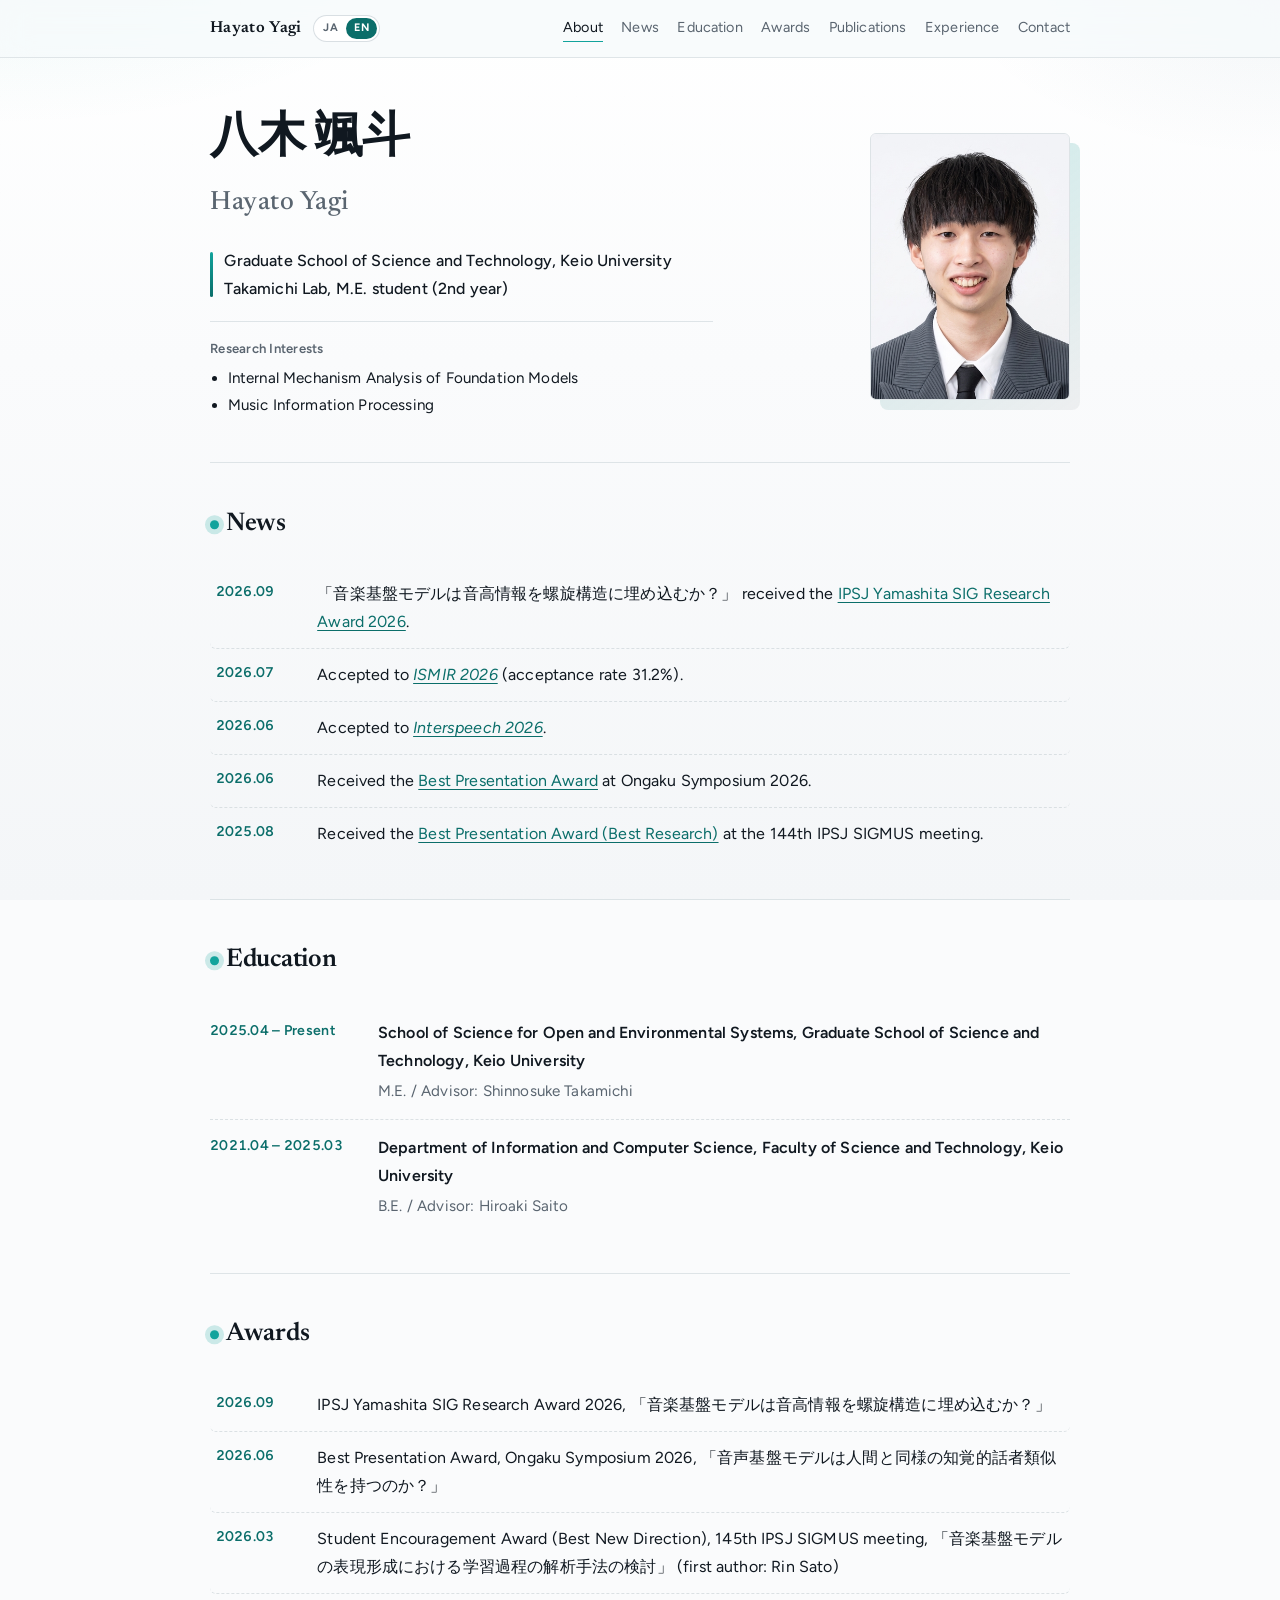
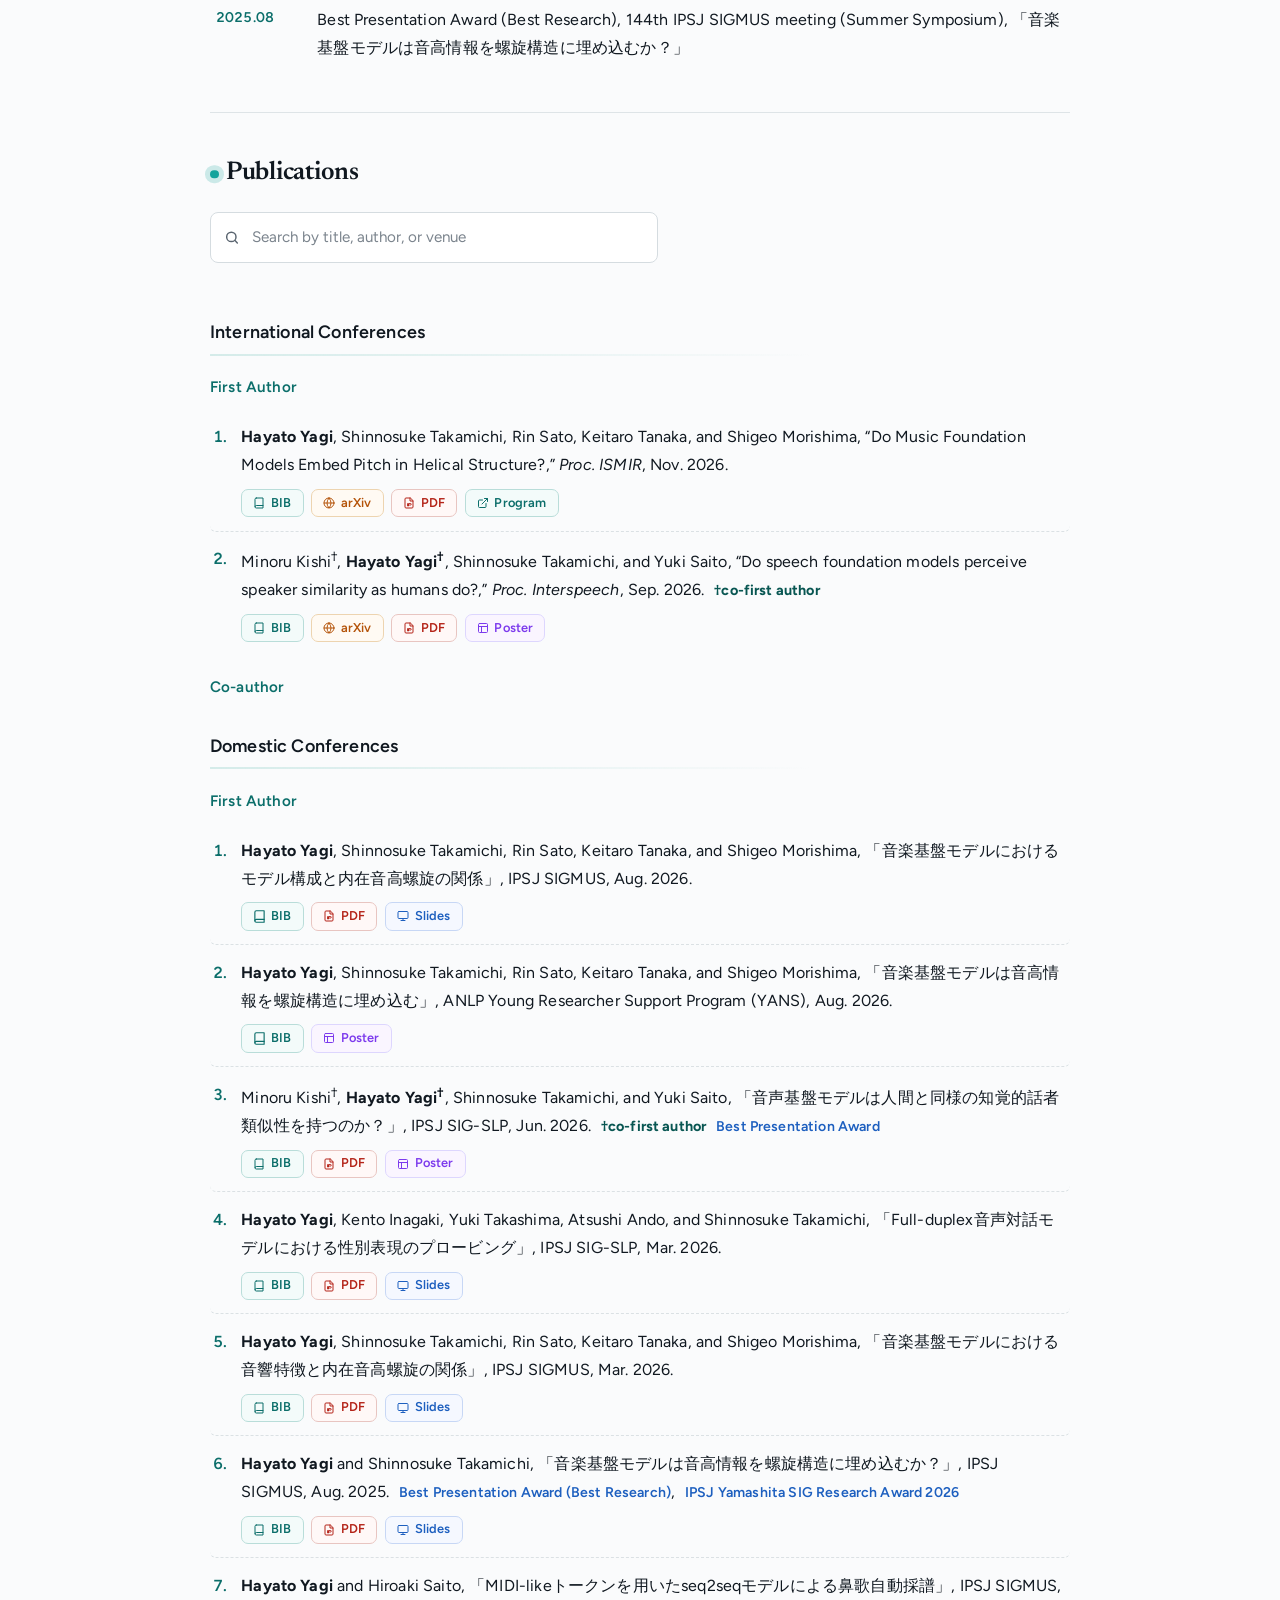
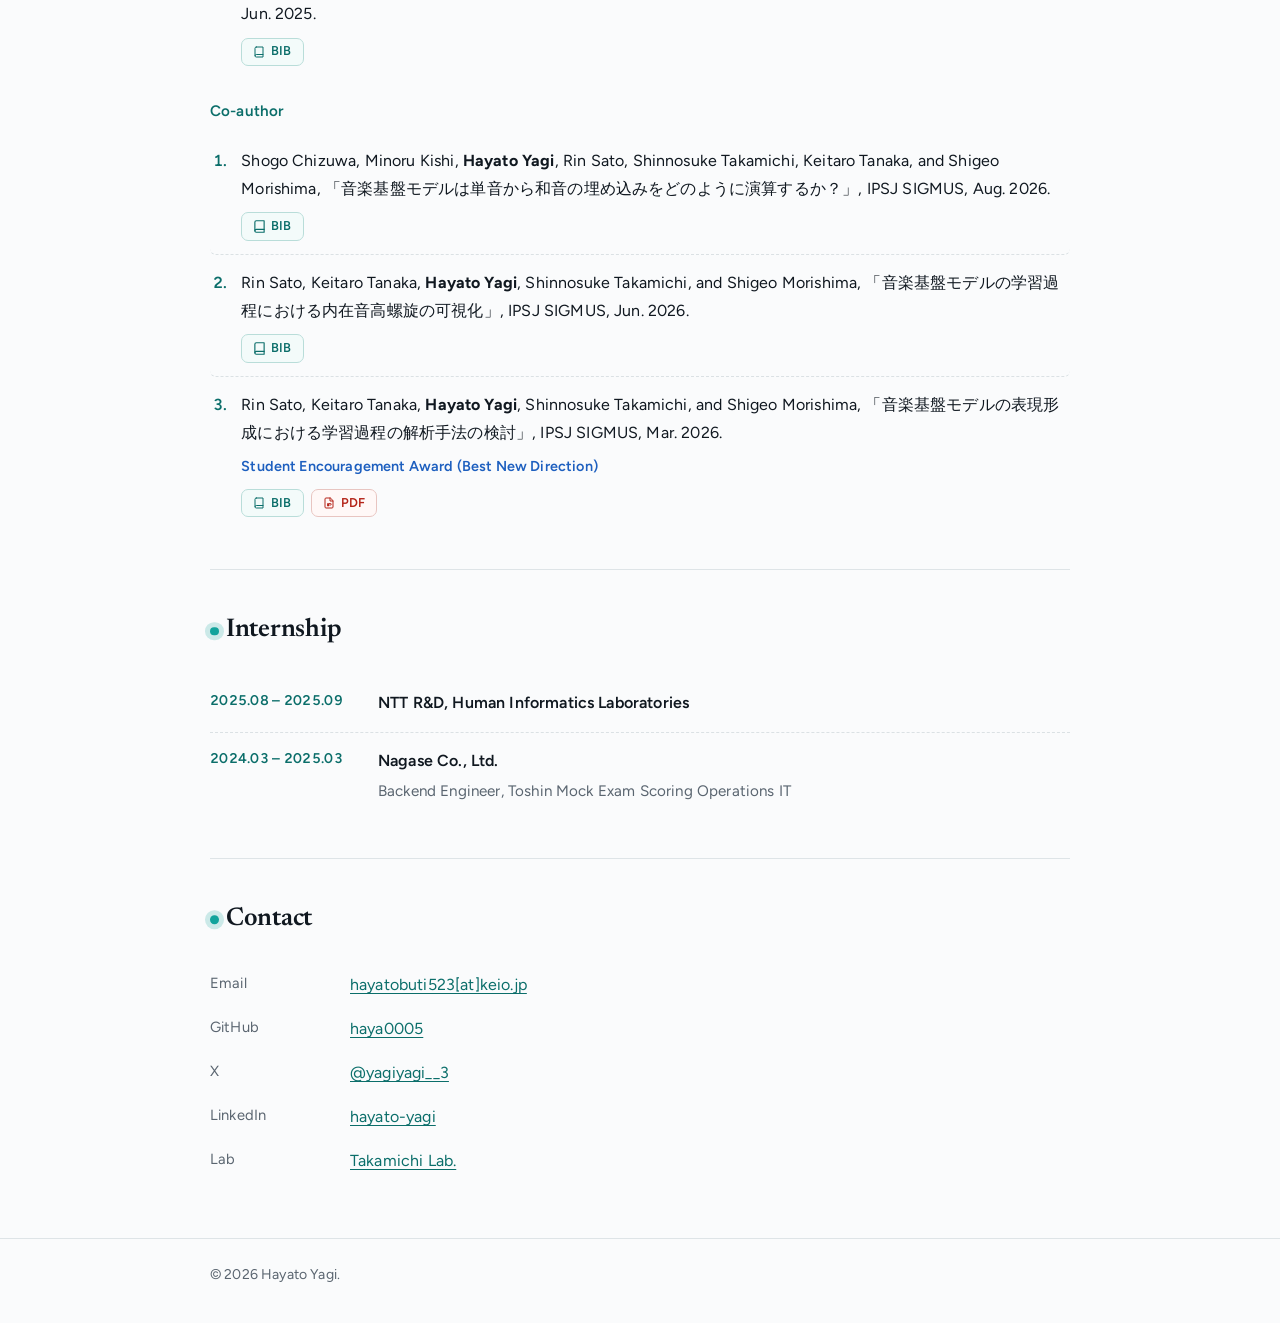
<file: index.html>
<!DOCTYPE html>
<html lang="ja">
<head>
  <meta charset="UTF-8">
  <meta name="viewport" content="width=device-width, initial-scale=1.0">
  <title>八木 颯斗 | Hayato Yagi | 慶應義塾大学 高道研究室</title>
  <meta name="description" content="八木 颯斗（Hayato Yagi）。慶應義塾大学大学院 理工学研究科 高道研究室所属。">
  <meta name="author" content="八木 颯斗, Hayato Yagi">
  <meta name="robots" content="index, follow">
  <link rel="canonical" href="https://haya0005.github.io/">

  <meta property="og:type" content="profile">
  <meta property="og:locale" content="ja_JP">
  <meta property="og:site_name" content="Hayato Yagi">
  <meta property="og:url" content="https://haya0005.github.io/">
  <meta property="og:title" content="八木 颯斗 | Hayato Yagi | 慶應義塾大学 高道研究室">
  <meta property="og:description" content="八木 颯斗（Hayato Yagi）。慶應義塾大学大学院 高道研究室所属。">
  <meta property="og:image" content="https://haya0005.github.io/assets/yagi_1_1.jpg">
  <meta property="profile:first_name" content="颯斗">
  <meta property="profile:last_name" content="八木">

  <meta name="twitter:card" content="summary">
  <meta name="twitter:title" content="八木 颯斗 | Hayato Yagi">
  <meta name="twitter:description" content="八木 颯斗（Hayato Yagi）。慶應義塾大学大学院 高道研究室所属。">
  <meta name="twitter:image" content="https://haya0005.github.io/assets/yagi_1_1.jpg">
  <meta name="twitter:site" content="@yagiyagi__3">

  <link rel="icon" href="assets/favicon.svg" type="image/svg+xml">
  <link rel="icon" href="assets/favicon-32.png" type="image/png" sizes="32x32">
  <link rel="apple-touch-icon" href="assets/apple-touch-icon.png">

  <link rel="preconnect" href="https://fonts.googleapis.com">
  <link rel="preconnect" href="https://fonts.gstatic.com" crossorigin>
  <link href="https://fonts.googleapis.com/css2?family=Figtree:wght@400;500;600;700&family=Newsreader:opsz,wght@6..72,500;6..72,600;6..72,700&display=swap" rel="stylesheet">
  <link rel="stylesheet" href="styles.css">
  <script>
    (function () {
      var lang = "ja";
      try {
        var saved = localStorage.getItem("site-lang");
        if (saved === "ja" || saved === "en") {
          lang = saved;
        } else {
          var navLang = (navigator.language || "ja").toLowerCase();
          lang = navLang.indexOf("ja") === 0 ? "ja" : "en";
        }
      } catch (e) {}
      document.documentElement.lang = lang;
    })();
  </script>

  <script type="application/ld+json">
  {
    "@context": "https://schema.org",
    "@type": "Person",
    "name": "八木 颯斗",
    "alternateName": ["Hayato Yagi", "Yagi Hayato"],
    "url": "https://haya0005.github.io/",
    "image": "https://haya0005.github.io/assets/yagi_1_1.jpg",
    "email": "mailto:hayatobuti523@keio.jp",
    "jobTitle": "Master's Student",
    "affiliation": {
      "@type": "Organization",
      "name": "Takamichi Lab, Keio University",
      "url": "https://takamichi-lab.github.io/"
    },
    "alumniOf": [
      {
        "@type": "CollegeOrUniversity",
        "name": "慶應義塾大学"
      }
    ],
    "sameAs": [
      "https://github.com/haya0005",
      "https://www.linkedin.com/in/hayato-yagi-889734440",
      "https://x.com/yagiyagi__3",
      "https://takamichi-lab.github.io/"
    ],
    "knowsAbout": [
      "音楽情報処理",
      "Music Information Processing",
      "基盤モデルの内部機序分析",
      "Foundation Models",
      "Speech and Audio Processing"
    ]
  }
  </script>
</head>
<body>
  <header class="site-header">
    <div class="container header-inner">
      <div class="header-brand">
        <a class="brand" href="#top">Hayato Yagi</a>
        <div class="lang-switch" role="group" aria-label="表示言語">
          <button type="button" data-set-lang="ja" aria-pressed="true">JA</button>
          <button type="button" data-set-lang="en" aria-pressed="false">EN</button>
        </div>
      </div>
      <nav class="nav" aria-label="Main">
        <a href="#about"><span class="lang-ja">概要</span><span class="lang-en">About</span></a>
        <a href="#news"><span class="lang-ja">ニュース</span><span class="lang-en">News</span></a>
        <a href="#education"><span class="lang-ja">経歴</span><span class="lang-en">Education</span></a>
        <a href="#awards"><span class="lang-ja">受賞</span><span class="lang-en">Awards</span></a>
        <a href="#publications"><span class="lang-ja">論文</span><span class="lang-en">Publications</span></a>
        <a href="#experience"><span class="lang-ja">経験</span><span class="lang-en">Experience</span></a>
        <a href="#contact"><span class="lang-ja">連絡先</span><span class="lang-en">Contact</span></a>
      </nav>
    </div>
  </header>

  <main id="top">
    <section class="hero container" id="about">
      <div class="hero-text">
        <h1><span lang="ja">八木 颯斗</span><br><span lang="en">Hayato Yagi</span></h1>
        <p class="affiliation">
          <span class="lang-ja">慶應義塾大学大学院 理工学研究科<br>高道研究室 修士2年</span>
          <span class="lang-en">Graduate School of Science and Technology, Keio University<br>Takamichi Lab, M.E. student (2nd year)</span>
        </p>
        <div class="about-interests">
          <p class="about-interests-label"><span class="lang-ja">研究興味</span><span class="lang-en">Research Interests</span></p>
          <ul class="interest-list">
            <li><span class="lang-ja">基盤モデルの内部機序分析</span><span class="lang-en">Internal Mechanism Analysis of Foundation Models</span></li>
            <li><span class="lang-ja">音楽情報処理</span><span class="lang-en">Music Information Processing</span></li>
          </ul>
        </div>
      </div>
      <figure class="portrait">
        <img src="assets/yagi_1_1.jpg" alt="八木 颯斗の顔写真" data-alt-ja="八木 颯斗の顔写真" data-alt-en="Portrait of Hayato Yagi">
      </figure>
    </section>

    <section class="section container" id="news">
      <h2><span class="lang-ja">ニュース</span><span class="lang-en">News</span></h2>
      <ol class="plain-list">
        <li>
          <span class="when">2026.09</span>
          <div>
            <span class="lang-ja">「音楽基盤モデルは音高情報を螺旋構造に埋め込むか？」が<a href="https://www.ipsj.or.jp/award/yamashita2026.html" target="_blank" rel="noopener">2026年度 山下記念研究賞</a>を受賞しました。</span>
            <span class="lang-en">「音楽基盤モデルは音高情報を螺旋構造に埋め込むか？」 received the <a href="https://www.ipsj.or.jp/award/yamashita2026.html" target="_blank" rel="noopener">IPSJ Yamashita SIG Research Award 2026</a>.</span>
          </div>
        </li>
        <li>
          <span class="when">2026.07</span>
          <div>
            <span class="lang-ja"><a href="https://ismir2026.ismir.net/" target="_blank" rel="noopener"><em>ISMIR 2026</em></a> に採択されました（採択率 31.2%）。</span>
            <span class="lang-en">Accepted to <a href="https://ismir2026.ismir.net/" target="_blank" rel="noopener"><em>ISMIR 2026</em></a> (acceptance rate 31.2%).</span>
          </div>
        </li>
        <li>
          <span class="when">2026.06</span>
          <div>
            <span class="lang-ja"><a href="https://interspeech2026.org/" target="_blank" rel="noopener"><em>Interspeech 2026</em></a> に採択されました。</span>
            <span class="lang-en">Accepted to <a href="https://interspeech2026.org/" target="_blank" rel="noopener"><em>Interspeech 2026</em></a>.</span>
          </div>
        </li>
        <li>
          <span class="when">2026.06</span>
          <div>
            <span class="lang-ja">音学シンポジウム2026にて<a href="https://www.ipsj.or.jp/award/musslp-award1.html" target="_blank" rel="noopener">優秀発表賞</a>を受賞しました。</span>
            <span class="lang-en">Received the <a href="https://www.ipsj.or.jp/award/musslp-award1.html" target="_blank" rel="noopener">Best Presentation Award</a> at Ongaku Symposium 2026.</span>
          </div>
        </li>
        <li>
          <span class="when">2025.08</span>
          <div>
            <span class="lang-ja">第144回研究会 音楽情報科学研究会（MUS研究会）にて<a href="https://www.ipsj.or.jp/award/mus-award1.html" target="_blank" rel="noopener">ベストプレゼンテーション賞（Best Research 部門）</a>を受賞しました。</span>
            <span class="lang-en">Received the <a href="https://www.ipsj.or.jp/award/mus-award1.html" target="_blank" rel="noopener">Best Presentation Award (Best Research)</a> at the 144th IPSJ SIGMUS meeting.</span>
          </div>
        </li>
      </ol>
    </section>

    <section class="section container" id="education">
      <h2><span class="lang-ja">経歴</span><span class="lang-en">Education</span></h2>
      <ul class="timeline">
        <li>
          <span class="when">2025.04 – <span class="lang-ja">現在</span><span class="lang-en">Present</span></span>
          <div>
            <strong><span class="lang-ja">慶應義塾大学大学院 理工学研究科 開放環境科学専攻</span><span class="lang-en">School of Science for Open and Environmental Systems, Graduate School of Science and Technology, Keio University</span></strong>
            <p><span class="lang-ja">修士課程 / 指導教員: 高道 慎之介</span><span class="lang-en">M.E. / Advisor: Shinnosuke Takamichi</span></p>
          </div>
        </li>
        <li>
          <span class="when">2021.04 – 2025.03</span>
          <div>
            <strong><span class="lang-ja">慶應義塾大学 理工学部 情報工学科</span><span class="lang-en">Department of Information and Computer Science, Faculty of Science and Technology, Keio University</span></strong>
            <p><span class="lang-ja">学士 / 指導教員: 斎藤 博昭</span><span class="lang-en">B.E. / Advisor: Hiroaki Saito</span></p>
          </div>
        </li>
      </ul>
    </section>

    <section class="section container" id="awards">
      <h2><span class="lang-ja">受賞</span><span class="lang-en">Awards</span></h2>
      <ol class="plain-list">
        <li>
          <span class="when">2026.09</span>
          <div>
            <span class="lang-ja">2026年度 山下記念研究賞, 情報処理学会, 「音楽基盤モデルは音高情報を螺旋構造に埋め込むか？」</span>
            <span class="lang-en">IPSJ Yamashita SIG Research Award 2026, 「音楽基盤モデルは音高情報を螺旋構造に埋め込むか？」</span>
          </div>
        </li>
        <li>
          <span class="when">2026.06</span>
          <div>
            <span class="lang-ja">優秀発表賞, 音学シンポジウム2026, 「音声基盤モデルは人間と同様の知覚的話者類似性を持つのか？」</span>
            <span class="lang-en">Best Presentation Award, Ongaku Symposium 2026, 「音声基盤モデルは人間と同様の知覚的話者類似性を持つのか？」</span>
          </div>
        </li>
        <li>
          <span class="when">2026.03</span>
          <div>
            <span class="lang-ja">学生奨励賞（Best New Direction 部門）, 情報処理学会 音楽情報科学研究会（MUS研究会） 第145回研究会, 「音楽基盤モデルの表現形成における学習過程の解析手法の検討」（筆頭著者：佐藤りん）</span>
            <span class="lang-en">Student Encouragement Award (Best New Direction), 145th IPSJ SIGMUS meeting, 「音楽基盤モデルの表現形成における学習過程の解析手法の検討」 (first author: Rin Sato)</span>
          </div>
        </li>
        <li>
          <span class="when">2025.08</span>
          <div>
            <span class="lang-ja">ベストプレゼンテーション賞（Best Research 部門）, 第144回研究会 音楽情報科学研究会（MUS研究会）（夏のシンポジウム）, 「音楽基盤モデルは音高情報を螺旋構造に埋め込むか？」</span>
            <span class="lang-en">Best Presentation Award (Best Research), 144th IPSJ SIGMUS meeting (Summer Symposium), 「音楽基盤モデルは音高情報を螺旋構造に埋め込むか？」</span>
          </div>
        </li>
      </ol>
    </section>

    <section class="section container" id="publications">
      <h2><span class="lang-ja">論文リスト</span><span class="lang-en">Publications</span></h2>
      <div class="pubs-search">
        <label class="sr-only" for="pubs-search-input"><span class="lang-ja">論文を検索</span><span class="lang-en">Search publications</span></label>
        <div class="pubs-search-field">
          <span class="pubs-search-icon" aria-hidden="true"></span>
          <input
            id="pubs-search-input"
            type="search"
            placeholder="タイトル・著者・会議名などで検索"
            data-placeholder-ja="タイトル・著者・会議名などで検索"
            data-placeholder-en="Search by title, author, or venue"
            autocomplete="off"
          >
        </div>
        <p id="pubs-search-status" class="pubs-search-status" aria-live="polite"></p>
        <p id="pubs-search-empty" class="pubs-search-empty" hidden><span class="lang-ja">一致する論文がありません。</span><span class="lang-en">No matching publications.</span></p>
      </div>

      <h3><span class="lang-ja">国際会議</span><span class="lang-en">International Conferences</span></h3>

      <h4><span class="lang-ja">主著</span><span class="lang-en">First Author</span></h4>
      <ol class="pubs">
        <li>
          <div class="pub-body">
            <strong>Hayato Yagi</strong>, Shinnosuke Takamichi, Rin Sato, Keitaro Tanaka, and Shigeo Morishima,
            “Do Music Foundation Models Embed Pitch in Helical Structure?,”
            <em>Proc. ISMIR</em>, Nov. 2026.
          </div>
          <div class="pub-links">
            <button type="button" class="btn btn-bib bib-toggle" aria-expanded="false">BIB</button>
            <a class="btn btn-arxiv" href="https://arxiv.org/abs/2607.29086" target="_blank" rel="noopener">arXiv</a>
            <a class="btn btn-pdf" href="https://arxiv.org/pdf/2607.29086" target="_blank" rel="noopener">PDF</a>
            <a class="btn btn-program" href="https://ismir2026program.ismir.net/poster_251.html#details" target="_blank" rel="noopener">Program</a>
          </div>
          <pre class="bibtex hidden"><code>@inproceedings{yagi26ismir_helical-pitch,
  abbr_publisher = {ismir},
  booktitle = {ismir},
  title = {Do Music Foundation Models Embed Pitch in Helical Structure?},
  author = {Yagi, Hayato and Takamichi, Shinnosuke and Sato, Rin and Tanaka, Keitaro and Morishima, Shigeo},
  year = {2026},
  month = nov
}</code></pre>
        </li>
        <li>
          <div class="pub-body">
            Minoru Kishi<sup>†</sup>, <strong>Hayato Yagi<sup>†</sup></strong>, Shinnosuke Takamichi, and Yuki Saito,
            “Do speech foundation models perceive speaker similarity as humans do?,”
            <em>Proc. Interspeech</em>, Sep. 2026.
            <span class="cofirst">†co-first author</span>
          </div>
          <div class="pub-links">
            <button type="button" class="btn btn-bib bib-toggle" aria-expanded="false">BIB</button>
            <a class="btn btn-arxiv" href="https://arxiv.org/abs/2606.05739" target="_blank" rel="noopener">arXiv</a>
            <a class="btn btn-pdf" href="https://arxiv.org/pdf/2606.05739" target="_blank" rel="noopener">PDF</a>
            <a class="btn btn-poster" href="assets/pdf/kishi_yagi26interspeech-speaker_similarity_poster.pdf" target="_blank" rel="noopener">Poster</a>
          </div>
          <pre class="bibtex hidden"><code>@inproceedings{kishi26interspeech_speaker-similarity,
  abbr_publisher = {Proceedings of Interspeech},
  booktitle = {Proceedings of Interspeech},
  title = {Do speech foundation models perceive speaker similarity as humans do?},
  author = {Kishi, Minoru and Yagi, Hayato and Takamichi, Shinnosuke and Saito, Yuki},
  year = {2026},
  month = sep
}</code></pre>
        </li>
      </ol>

      <h4><span class="lang-ja">共著</span><span class="lang-en">Co-author</span></h4>
      <ol class="pubs">
      </ol>

      <h3><span class="lang-ja">国内会議</span><span class="lang-en">Domestic Conferences</span></h3>

      <h4><span class="lang-ja">主著</span><span class="lang-en">First Author</span></h4>
      <ol class="pubs">
        <li>
          <div class="pub-body">
            <span class="lang-ja"><strong>八木 颯斗</strong>, 高道 慎之介, 佐藤 りん, 田中 啓太郎, 森島 繁生, 「音楽基盤モデルにおけるモデル構成と内在音高螺旋の関係」, 情報処理学会 音楽情報科学研究会, Aug. 2026.</span>
            <span class="lang-en"><strong>Hayato Yagi</strong>, Shinnosuke Takamichi, Rin Sato, Keitaro Tanaka, and Shigeo Morishima, 「音楽基盤モデルにおけるモデル構成と内在音高螺旋の関係」, IPSJ SIGMUS, Aug. 2026.</span>
          </div>
          <div class="pub-links">
            <button type="button" class="btn btn-bib bib-toggle" aria-expanded="false">BIB</button>
            <a class="btn btn-pdf" href="assets/pdf/yagi26mus_pitch-helix-architecture.pdf" target="_blank" rel="noopener">PDF</a>
            <a class="btn btn-slides" href="assets/slides/yagi26mus_pitch-helix-architecture.pdf" target="_blank" rel="noopener">Slides</a>
          </div>
          <pre class="bibtex hidden"><code>@inproceedings{yagi26mus_pitch-helix-architecture,
  abbr_publisher = {情報処理学会 音楽情報科学研究会},
  booktitle = {情報処理学会 音楽情報科学研究会},
  title = {音楽基盤モデルにおけるモデル構成と内在音高螺旋の関係},
  author = {颯斗, 八木 and 慎之介, 高道 and りん, 佐藤 and 啓太郎, 田中 and 繁生, 森島},
  year = {2026},
  month = aug
}</code></pre>
        </li>
        <li>
          <div class="pub-body">
            <span class="lang-ja"><strong>八木 颯斗</strong>, 高道 慎之介, 佐藤 りん, 田中 啓太郎, 森島 繁生, 「音楽基盤モデルは音高情報を螺旋構造に埋め込む」, 言語処理学会 若手支援事業, Aug. 2026.</span>
            <span class="lang-en"><strong>Hayato Yagi</strong>, Shinnosuke Takamichi, Rin Sato, Keitaro Tanaka, and Shigeo Morishima, 「音楽基盤モデルは音高情報を螺旋構造に埋め込む」, ANLP Young Researcher Support Program (YANS), Aug. 2026.</span>
          </div>
          <div class="pub-links">
            <button type="button" class="btn btn-bib bib-toggle" aria-expanded="false">BIB</button>
            <a class="btn btn-poster" href="assets/pdf/yagi26yans_pitch-helix_poster.pdf" target="_blank" rel="noopener">Poster</a>
          </div>
          <pre class="bibtex hidden"><code>@inproceedings{yagi26yans_pitch-helix,
  abbr_publisher = {言語処理学会 若手支援事業},
  booktitle = {言語処理学会 若手支援事業},
  title = {音楽基盤モデルは音高情報を螺旋構造に埋め込む},
  author = {颯斗, 八木 and 慎之介, 高道 and りん, 佐藤 and 啓太郎, 田中 and 繁生, 森島},
  year = {2026},
  month = aug
}</code></pre>
        </li>
        <li>
          <div class="pub-body">
            <span class="lang-ja">岸 秀<sup>†</sup>, <strong>八木 颯斗<sup>†</sup></strong>, 高道 慎之介, 齋藤 佑樹, 「音声基盤モデルは人間と同様の知覚的話者類似性を持つのか？」, 情報処理学会 音声言語処理研究会, Jun. 2026. <span class="cofirst">†共同第一著者</span> <span class="award-inline">優秀発表賞</span></span>
            <span class="lang-en">Minoru Kishi<sup>†</sup>, <strong>Hayato Yagi<sup>†</sup></strong>, Shinnosuke Takamichi, and Yuki Saito, 「音声基盤モデルは人間と同様の知覚的話者類似性を持つのか？」, IPSJ SIG-SLP, Jun. 2026. <span class="cofirst">†co-first author</span> <span class="award-inline">Best Presentation Award</span></span>
          </div>
          <div class="pub-links">
            <button type="button" class="btn btn-bib bib-toggle" aria-expanded="false">BIB</button>
            <a class="btn btn-pdf" href="assets/pdf/kishi26muslp_speaker-similarity.pdf" target="_blank" rel="noopener">PDF</a>
            <a class="btn btn-poster" href="assets/pdf/kishi26muslp_speaker-similarity_poster.pdf" target="_blank" rel="noopener">Poster</a>
          </div>
          <pre class="bibtex hidden"><code>@inproceedings{kishi26muslp_speaker-similarity,
  abbr_publisher = {情報処理学会 音声言語処理研究会},
  booktitle = {情報処理学会 音声言語処理研究会},
  title = {音声基盤モデルは人間と同様の知覚的話者類似性を持つのか？},
  author = {秀, 岸 and 颯斗, 八木 and 慎之介, 高道 and 佑樹, 齋藤},
  year = {2026},
  month = jun
}</code></pre>
        </li>
        <li>
          <div class="pub-body">
            <span class="lang-ja"><strong>八木 颯斗</strong>, 稲垣 賢斗, 高島 悠樹, 安藤 厚志, 高道 慎之介, 「Full-duplex音声対話モデルにおける性別表現のプロービング」, 情報処理学会 音声言語処理研究会, Mar. 2026.</span>
            <span class="lang-en"><strong>Hayato Yagi</strong>, Kento Inagaki, Yuki Takashima, Atsushi Ando, and Shinnosuke Takamichi, 「Full-duplex音声対話モデルにおける性別表現のプロービング」, IPSJ SIG-SLP, Mar. 2026.</span>
          </div>
          <div class="pub-links">
            <button type="button" class="btn btn-bib bib-toggle" aria-expanded="false">BIB</button>
            <a class="btn btn-pdf" href="assets/pdf/yagi26speasip_full-duplex-probing.pdf" target="_blank" rel="noopener">PDF</a>
            <a class="btn btn-slides" href="assets/slides/yagi26speasip_full-duplex-probing.pdf" target="_blank" rel="noopener">Slides</a>
          </div>
          <pre class="bibtex hidden"><code>@inproceedings{yagi26speasip_full-duplex-probing,
  abbr_publisher = {情報処理学会 音声言語処理研究会},
  booktitle = {情報処理学会 音声言語処理研究会},
  title = {Full-duplex音声対話モデルにおける性別表現のプロービング},
  author = {颯斗, 八木 and 賢斗, 稲垣 and 悠樹, 高島 and 厚志, 安藤 and 慎之介, 高道},
  year = {2026},
  month = mar
}</code></pre>
        </li>
        <li>
          <div class="pub-body">
            <span class="lang-ja"><strong>八木 颯斗</strong>, 高道 慎之介, 佐藤 りん, 田中 啓太郎, 森島 繁生, 「音楽基盤モデルにおける音響特徴と内在音高螺旋の関係」, 情報処理学会 音楽情報科学研究会, Mar. 2026.</span>
            <span class="lang-en"><strong>Hayato Yagi</strong>, Shinnosuke Takamichi, Rin Sato, Keitaro Tanaka, and Shigeo Morishima, 「音楽基盤モデルにおける音響特徴と内在音高螺旋の関係」, IPSJ SIGMUS, Mar. 2026.</span>
          </div>
          <div class="pub-links">
            <button type="button" class="btn btn-bib bib-toggle" aria-expanded="false">BIB</button>
            <a class="btn btn-pdf" href="assets/pdf/yagi26mus_acoustic-pitch-spiral.pdf" target="_blank" rel="noopener">PDF</a>
            <a class="btn btn-slides" href="assets/slides/yagi26mus_acoustic-pitch-spiral.pdf" target="_blank" rel="noopener">Slides</a>
          </div>
          <pre class="bibtex hidden"><code>@inproceedings{yagi26mus_acoustic-pitch-spiral,
  abbr_publisher = {情報処理学会 音楽情報科学研究会},
  booktitle = {情報処理学会 音楽情報科学研究会},
  title = {音楽基盤モデルにおける音響特徴と内在音高螺旋の関係},
  author = {颯斗, 八木 and 慎之介, 高道 and りん, 佐藤 and 啓太郎, 田中 and 繁生, 森島},
  year = {2026},
  month = mar
}</code></pre>
        </li>
        <li>
          <div class="pub-body">
            <span class="lang-ja"><strong>八木 颯斗</strong>, 高道 慎之介, 「音楽基盤モデルは音高情報を螺旋構造に埋め込むか？」, 情報処理学会 音楽情報科学研究会, Aug. 2025. <span class="award-inline">ベストプレゼンテーション賞（Best Research 部門）</span>，<span class="award-inline">2026年度 山下記念研究賞</span></span>
            <span class="lang-en"><strong>Hayato Yagi</strong> and Shinnosuke Takamichi, 「音楽基盤モデルは音高情報を螺旋構造に埋め込むか？」, IPSJ SIGMUS, Aug. 2025. <span class="award-inline">Best Presentation Award (Best Research)</span>, <span class="award-inline">IPSJ Yamashita SIG Research Award 2026</span></span>
          </div>
          <div class="pub-links">
            <button type="button" class="btn btn-bib bib-toggle" aria-expanded="false">BIB</button>
            <a class="btn btn-pdf" href="assets/pdf/yagi25mus_music-helicality.pdf" target="_blank" rel="noopener">PDF</a>
            <a class="btn btn-slides" href="assets/slides/yagi25mus_music-helicality.pdf" target="_blank" rel="noopener">Slides</a>
          </div>
          <pre class="bibtex hidden"><code>@inproceedings{yagi25mus_music-helicality,
  abbr_publisher = {情報処理学会 音楽情報科学研究会},
  booktitle = {情報処理学会 音楽情報科学研究会},
  title = {音楽基盤モデルは音高情報を螺旋構造に埋め込むか？},
  author = {颯斗, 八木 and 慎之介, 高道},
  year = {2025},
  month = aug
}</code></pre>
        </li>
        <li>
          <div class="pub-body">
            <span class="lang-ja"><strong>八木 颯斗</strong>, 斎藤 博昭, 「MIDI-likeトークンを用いたseq2seqモデルによる鼻歌自動採譜」, 情報処理学会 音楽情報科学研究会, Jun. 2025.</span>
            <span class="lang-en"><strong>Hayato Yagi</strong> and Hiroaki Saito, 「MIDI-likeトークンを用いたseq2seqモデルによる鼻歌自動採譜」, IPSJ SIGMUS, Jun. 2025.</span>
          </div>
          <div class="pub-links">
            <button type="button" class="btn btn-bib bib-toggle" aria-expanded="false">BIB</button>
          </div>
          <pre class="bibtex hidden"><code>@inproceedings{yagi25muslp_humming-transcription,
  abbr_publisher = {情報処理学会 音楽情報科学研究会},
  booktitle = {情報処理学会 音楽情報科学研究会},
  title = {MIDI-likeトークンを用いたseq2seqモデルによる鼻歌自動採譜},
  author = {颯斗, 八木 and 博昭, 斎藤},
  year = {2025},
  month = jun
}</code></pre>
        </li>
      </ol>

      <h4><span class="lang-ja">共著</span><span class="lang-en">Co-author</span></h4>
      <ol class="pubs">
        <li>
          <div class="pub-body">
            <span class="lang-ja">千頭和 翔梧, 岸 秀, <strong>八木 颯斗</strong>, 佐藤 りん, 高道 慎之介, 田中 啓太郎, 森島 繁生, 「音楽基盤モデルは単音から和音の埋め込みをどのように演算するか？」, 情報処理学会 音楽情報科学研究会, Aug. 2026.</span>
            <span class="lang-en">Shogo Chizuwa, Minoru Kishi, <strong>Hayato Yagi</strong>, Rin Sato, Shinnosuke Takamichi, Keitaro Tanaka, and Shigeo Morishima, 「音楽基盤モデルは単音から和音の埋め込みをどのように演算するか？」, IPSJ SIGMUS, Aug. 2026.</span>
          </div>
          <div class="pub-links">
            <button type="button" class="btn btn-bib bib-toggle" aria-expanded="false">BIB</button>
          </div>
          <pre class="bibtex hidden"><code>@inproceedings{chizuwa26mus_chord-embedding,
  abbr_publisher = {情報処理学会 音楽情報科学研究会},
  booktitle = {情報処理学会 音楽情報科学研究会},
  title = {音楽基盤モデルは単音から和音の埋め込みをどのように演算するか？},
  author = {翔梧, 千頭和 and 秀, 岸 and 颯斗, 八木 and りん, 佐藤 and 慎之介, 高道 and 啓太郎, 田中 and 繁生, 森島},
  year = {2026},
  month = aug
}</code></pre>
        </li>
        <li>
          <div class="pub-body">
            <span class="lang-ja">佐藤 りん, 田中 啓太郎, <strong>八木 颯斗</strong>, 高道 慎之介, 森島 繁生, 「音楽基盤モデルの学習過程における内在音高螺旋の可視化」, 情報処理学会 音楽情報科学研究会, Jun. 2026.</span>
            <span class="lang-en">Rin Sato, Keitaro Tanaka, <strong>Hayato Yagi</strong>, Shinnosuke Takamichi, and Shigeo Morishima, 「音楽基盤モデルの学習過程における内在音高螺旋の可視化」, IPSJ SIGMUS, Jun. 2026.</span>
          </div>
          <div class="pub-links">
            <button type="button" class="btn btn-bib bib-toggle" aria-expanded="false">BIB</button>
          </div>
          <pre class="bibtex hidden"><code>@inproceedings{sato26mus_musicpitch-spiral,
  abbr_publisher = {情報処理学会 音楽情報科学研究会},
  booktitle = {情報処理学会 音楽情報科学研究会},
  title = {音楽基盤モデルの学習過程における内在音高螺旋の可視化},
  author = {りん, 佐藤 and 啓太郎, 田中 and 颯斗, 八木 and 慎之介, 高道 and 繁生, 森島},
  year = {2026},
  month = jun
}</code></pre>
        </li>
        <li>
          <div class="pub-body">
            <span class="lang-ja">佐藤 りん, 田中 啓太郎, <strong>八木 颯斗</strong>, 高道 慎之介, 森島 繁生, 「音楽基盤モデルの表現形成における学習過程の解析手法の検討」, 情報処理学会 音楽情報科学研究会, Mar. 2026.</span>
            <span class="lang-en">Rin Sato, Keitaro Tanaka, <strong>Hayato Yagi</strong>, Shinnosuke Takamichi, and Shigeo Morishima, 「音楽基盤モデルの表現形成における学習過程の解析手法の検討」, IPSJ SIGMUS, Mar. 2026.</span>
            <p class="award-note"><span class="lang-ja">学生奨励賞（Best New Direction 部門）</span><span class="lang-en">Student Encouragement Award (Best New Direction)</span></p>
          </div>
          <div class="pub-links">
            <button type="button" class="btn btn-bib bib-toggle" aria-expanded="false">BIB</button>
            <a class="btn btn-pdf" href="assets/pdf/sato26mus_inverse-learning-analysis.pdf" target="_blank" rel="noopener">PDF</a>
          </div>
          <pre class="bibtex hidden"><code>@inproceedings{sato26mus_inverse-learning-analysis,
  abbr_publisher = {情報処理学会 音楽情報科学研究会},
  booktitle = {情報処理学会 音楽情報科学研究会},
  title = {音楽基盤モデルの表現形成における学習過程の解析手法の検討},
  author = {りん, 佐藤 and 啓太郎, 田中 and 颯斗, 八木 and 慎之介, 高道 and 繁生, 森島},
  year = {2026},
  month = mar
}</code></pre>
        </li>
      </ol>
    </section>

    <section class="section container" id="experience">
      <h2><span class="lang-ja">インターンシップ</span><span class="lang-en">Internship</span></h2>
      <ul class="timeline">
        <li>
          <span class="when">2025.08 – 2025.09</span>
          <div>
            <strong><span class="lang-ja">NTT R&amp;D 人間情報研究所</span><span class="lang-en">NTT R&amp;D, Human Informatics Laboratories</span></strong>
          </div>
        </li>
        <li>
          <span class="when">2024.03 – 2025.03</span>
          <div>
            <strong><span class="lang-ja">株式会社ナガセ</span><span class="lang-en">Nagase Co., Ltd.</span></strong>
            <p><span class="lang-ja">東進模試採点運営IT部門 / バックエンドエンジニア</span><span class="lang-en">Backend Engineer, Toshin Mock Exam Scoring Operations IT</span></p>
          </div>
        </li>
      </ul>
    </section>

    <section class="section container" id="contact">
      <h2><span class="lang-ja">連絡先</span><span class="lang-en">Contact</span></h2>
      <ul class="contact-list">
        <li><span>Email</span> <a href="mailto:hayatobuti523@keio.jp">hayatobuti523[at]keio.jp</a></li>
        <li><span>GitHub</span> <a href="https://github.com/haya0005" target="_blank" rel="noopener">haya0005</a></li>
        <li><span>X</span> <a href="https://x.com/yagiyagi__3" target="_blank" rel="noopener">@yagiyagi__3</a></li>
        <li><span>LinkedIn</span> <a href="https://www.linkedin.com/in/hayato-yagi-889734440" target="_blank" rel="noopener">hayato-yagi</a></li>
        <li><span>Lab</span> <a href="https://takamichi-lab.github.io/" target="_blank" rel="noopener">Takamichi Lab.</a></li>
      </ul>
    </section>
  </main>

  <footer class="site-footer">
    <div class="container">
      <p>© 2026 Hayato Yagi.</p>
    </div>
  </footer>

  <script>
    document.querySelectorAll(".bib-toggle").forEach((button) => {
      button.addEventListener("click", () => {
        const bib = button.closest("li").querySelector(".bibtex");
        const open = bib.classList.toggle("hidden") === false;
        button.setAttribute("aria-expanded", String(open));
      });
    });

    (() => {
      const section = document.getElementById("publications");
      const input = document.getElementById("pubs-search-input");
      const status = document.getElementById("pubs-search-status");
      const empty = document.getElementById("pubs-search-empty");
      if (!section || !input) return;

      const items = Array.from(section.querySelectorAll(".pubs > li"));

      const normalize = (text) =>
        text
          .toLowerCase()
          .normalize("NFKC")
          .replace(/\s+/g, " ")
          .trim();

      const filterPubs = () => {
        const query = normalize(input.value);
        let visibleCount = 0;

        items.forEach((item) => {
          const body = item.querySelector(".pub-body");
          const haystack = normalize(body ? body.textContent : item.textContent);
          const match = !query || haystack.includes(query);
          item.hidden = !match;
          if (match) visibleCount += 1;
        });

        if (!query) {
          section.querySelectorAll(".pubs").forEach((list) => {
            list.hidden = false;
            const heading = list.previousElementSibling;
            if (heading && (heading.tagName === "H4" || heading.tagName === "H3")) {
              heading.hidden = false;
            }
          });
          section.querySelectorAll("h3").forEach((h3) => {
            h3.hidden = false;
          });
          status.textContent = "";
          empty.hidden = true;
          return;
        }

        section.querySelectorAll(".pubs").forEach((list) => {
          const anyVisible = Array.from(list.children).some((li) => !li.hidden);
          list.hidden = !anyVisible;

          const heading = list.previousElementSibling;
          if (heading && (heading.tagName === "H4" || heading.tagName === "H3")) {
            heading.hidden = !anyVisible;
          }
        });

        section.querySelectorAll("h3").forEach((h3) => {
          let el = h3.nextElementSibling;
          let anyVisible = false;
          while (el && el.tagName !== "H3") {
            if (!el.hidden && (el.tagName === "H4" || el.classList.contains("pubs"))) {
              anyVisible = true;
              break;
            }
            el = el.nextElementSibling;
          }
          h3.hidden = !anyVisible;
        });

        const en = document.documentElement.lang === "en";
        status.textContent = en
          ? `${visibleCount} result${visibleCount === 1 ? "" : "s"}`
          : `${visibleCount} 件ヒット`;
        empty.hidden = visibleCount > 0;
      };

      input.addEventListener("input", filterPubs);
      document.addEventListener("langchange", filterPubs);
    })();

    (() => {
      document.querySelectorAll("main > .section").forEach((section) => {
        section.classList.add("reveal");
      });

      const revealObserver = new IntersectionObserver(
        (entries) => {
          entries.forEach((entry) => {
            if (entry.isIntersecting) {
              entry.target.classList.add("is-visible");
              revealObserver.unobserve(entry.target);
            }
          });
        },
        { threshold: 0, rootMargin: "0px 0px -8% 0px" }
      );

      document.querySelectorAll("main > .section.reveal").forEach((section) => {
        revealObserver.observe(section);
      });

      const navLinks = Array.from(document.querySelectorAll('.nav a[href^="#"]'));
      const spySections = [
        "about",
        "news",
        "education",
        "awards",
        "publications",
        "experience",
        "contact",
      ]
        .map((id) => document.getElementById(id))
        .filter(Boolean);

      const setActive = (id) => {
        navLinks.forEach((link) => {
          link.classList.toggle("is-active", link.getAttribute("href") === `#${id}`);
        });
      };

      // ナビクリック直後はスクロール中の誤判定を無視する
      let lockedId = null;
      let lockTimer = 0;

      const updateActiveNav = () => {
        if (lockedId) {
          setActive(lockedId);
          return;
        }

        const header = document.querySelector(".site-header");
        const headerHeight = header ? header.getBoundingClientRect().height : 0;
        // 見出しがヘッダー下〜画面上部に入ったら切り替える
        const offset = headerHeight + 72;

        const scrollBottom = window.scrollY + window.innerHeight;
        const docHeight = document.documentElement.scrollHeight;
        if (docHeight - scrollBottom < 64) {
          setActive(spySections[spySections.length - 1]?.id || "contact");
          return;
        }

        let currentId = spySections[0]?.id || "about";
        for (const section of spySections) {
          const marker = section.querySelector("h1, h2") || section;
          if (marker.getBoundingClientRect().top <= offset) {
            currentId = section.id;
          }
        }
        setActive(currentId);
      };

      updateActiveNav();
      window.addEventListener("scroll", updateActiveNav, { passive: true });
      window.addEventListener("resize", updateActiveNav);
      window.addEventListener("hashchange", () => {
        const id = location.hash.slice(1);
        if (!id) return;
        lockedId = id;
        setActive(id);
        window.clearTimeout(lockTimer);
        lockTimer = window.setTimeout(() => {
          lockedId = null;
          updateActiveNav();
        }, 800);
      });
      navLinks.forEach((link) => {
        link.addEventListener("click", () => {
          const id = link.getAttribute("href")?.slice(1);
          if (!id || id === "top") return;
          lockedId = id;
          setActive(id);
          window.clearTimeout(lockTimer);
          lockTimer = window.setTimeout(() => {
            lockedId = null;
            updateActiveNav();
          }, 800);
        });
      });
    })();

    (() => {
      const buttons = document.querySelectorAll(".lang-switch [data-set-lang]");
      const group = document.querySelector(".lang-switch");
      const nav = document.querySelector(".nav");
      const input = document.getElementById("pubs-search-input");
      const portrait = document.querySelector(".portrait img");
      const titles = {
        ja: "八木 颯斗 | Hayato Yagi | 慶應義塾大学 高道研究室",
        en: "Hayato Yagi | Takamichi Lab, Keio University",
      };

      const apply = (lang, persist) => {
        const next = lang === "en" ? "en" : "ja";
        document.documentElement.lang = next;
        buttons.forEach((button) => {
          button.setAttribute("aria-pressed", String(button.dataset.setLang === next));
        });
        if (group) group.setAttribute("aria-label", next === "en" ? "Language" : "表示言語");
        if (nav) nav.setAttribute("aria-label", next === "en" ? "Main" : "メイン");
        if (input) {
          const placeholder = input.getAttribute(next === "en" ? "data-placeholder-en" : "data-placeholder-ja");
          if (placeholder) input.placeholder = placeholder;
        }
        if (portrait) {
          const alt = portrait.getAttribute(next === "en" ? "data-alt-en" : "data-alt-ja");
          if (alt) portrait.alt = alt;
        }
        document.title = titles[next];
        if (persist) {
          try {
            localStorage.setItem("site-lang", next);
          } catch (e) {}
        }
        document.dispatchEvent(new CustomEvent("langchange"));
      };

      buttons.forEach((button) => {
        button.addEventListener("click", () => apply(button.dataset.setLang, true));
      });

      apply(document.documentElement.lang, false);
    })();
  </script>
</body>
</html>
</file>
<file: styles.css>
:root {
  --bg: #fafbfc;
  --bg-deep: #f4f6f8;
  --ink: #101820;
  --muted: #5a6570;
  --line: #d5dce0;
  --accent: #0b6e6a;
  --accent-deep: #085652;
  --accent-soft: #d4ebe9;
  --accent-bright: #12a39c;
  --surface: #ffffff;
  --max: 860px;
  --serif: "Newsreader", "Hiragino Mincho ProN", "Yu Mincho", serif;
  --sans: "Figtree", "Hiragino Sans", "Noto Sans JP", sans-serif;
  --ease: cubic-bezier(0.22, 1, 0.36, 1);
}

*,
*::before,
*::after {
  box-sizing: border-box;
}

html {
  scroll-behavior: smooth;
  scroll-padding-top: 2.5rem;
}

body {
  margin: 0;
  font-family: var(--sans);
  color: var(--ink);
  background-color: var(--bg);
  background-image:
    radial-gradient(ellipse 65% 40% at 0% -8%, rgba(18, 163, 156, 0.08), transparent 55%),
    radial-gradient(ellipse 50% 35% at 100% 0%, rgba(30, 90, 120, 0.05), transparent 50%),
    linear-gradient(180deg, #ffffff 0%, var(--bg) 40%, var(--bg-deep) 100%);
  background-attachment: fixed;
  line-height: 1.75;
  letter-spacing: 0.01em;
}

body::before {
  content: "";
  position: fixed;
  inset: 0;
  pointer-events: none;
  z-index: 0;
  opacity: 0.18;
  background-image:
    linear-gradient(rgba(16, 24, 32, 0.025) 1px, transparent 1px),
    linear-gradient(90deg, rgba(16, 24, 32, 0.025) 1px, transparent 1px);
  background-size: 48px 48px;
  mask-image: linear-gradient(180deg, black 0%, transparent 55%);
}

img {
  max-width: 100%;
  display: block;
}

a {
  color: var(--accent);
  text-decoration-thickness: 1px;
  text-underline-offset: 0.2em;
  transition: color 0.2s var(--ease);
}

a:hover {
  color: var(--accent-deep);
}

.container {
  width: min(var(--max), calc(100% - 2.5rem));
  margin-inline: auto;
  position: relative;
  z-index: 1;
}

.site-header {
  position: sticky;
  top: 0;
  z-index: 20;
  backdrop-filter: blur(14px) saturate(1.2);
  background: color-mix(in srgb, #f7fafb 78%, transparent);
  border-bottom: 1px solid color-mix(in srgb, var(--line) 70%, transparent);
  animation: header-in 0.7s var(--ease) both;
}

@keyframes header-in {
  from {
    opacity: 0;
    transform: translateY(-10px);
  }
  to {
    opacity: 1;
    transform: translateY(0);
  }
}

.header-inner {
  display: flex;
  align-items: center;
  justify-content: space-between;
  gap: 1rem;
  padding: 0.9rem 0;
}

.brand {
  font-family: var(--serif);
  font-weight: 600;
  color: var(--ink);
  text-decoration: none;
  letter-spacing: 0.02em;
  transition: color 0.2s var(--ease);
}

.brand:hover {
  color: var(--accent);
}

.header-brand {
  display: flex;
  align-items: center;
  gap: 0.7rem;
  flex-shrink: 0;
}

.lang-switch {
  display: inline-flex;
  align-items: center;
  padding: 2px;
  border: 1px solid color-mix(in srgb, var(--line) 90%, transparent);
  border-radius: 999px;
  background: color-mix(in srgb, var(--surface) 88%, transparent);
}

.lang-switch button {
  appearance: none;
  border: 0;
  background: transparent;
  color: var(--muted);
  font-family: var(--sans);
  font-size: 0.68rem;
  font-weight: 700;
  letter-spacing: 0.06em;
  line-height: 1;
  padding: 0.32rem 0.48rem;
  border-radius: 999px;
  cursor: pointer;
}

.lang-switch button:hover {
  color: var(--ink);
}

.lang-switch button:focus-visible {
  outline: 2px solid var(--accent-bright);
  outline-offset: 1px;
}

html[lang="ja"] .lang-switch [data-set-lang="ja"],
html[lang="en"] .lang-switch [data-set-lang="en"] {
  background: var(--accent);
  color: #fff;
}

html[lang="ja"] .lang-switch [data-set-lang="ja"]:hover,
html[lang="en"] .lang-switch [data-set-lang="en"]:hover {
  color: #fff;
}

html:not([lang="en"]) .lang-en {
  display: none;
}

html[lang="en"] .lang-ja {
  display: none;
}

.nav {
  display: flex;
  flex-wrap: wrap;
  gap: 0.85rem 1.15rem;
  font-size: 0.9rem;
}

.nav a {
  position: relative;
  color: var(--muted);
  text-decoration: none;
  padding-bottom: 0.15rem;
  transition: color 0.2s var(--ease);
}

.nav a::after {
  content: "";
  position: absolute;
  left: 0;
  bottom: 0;
  width: 100%;
  height: 1.5px;
  background: var(--accent-bright);
  transform: scaleX(0);
  transform-origin: left;
  transition: transform 0.28s var(--ease);
}

.nav a:hover {
  color: var(--ink);
}

.nav a.is-active {
  color: var(--ink);
}

.nav a.is-active::after {
  transform: scaleX(1);
}

.hero {
  display: grid;
  grid-template-columns: 1.35fr 0.85fr;
  gap: 2.5rem;
  align-items: center;
  padding: 3.4rem 0 2.6rem;
}

.hero-text {
  animation: rise-in 0.85s var(--ease) 0.18s both;
}

.portrait {
  animation: portrait-in 0.95s var(--ease) both;
}

@keyframes rise-in {
  from {
    opacity: 0;
    transform: translateY(22px);
  }
  to {
    opacity: 1;
    transform: translateY(0);
  }
}

@keyframes portrait-in {
  from {
    opacity: 0;
    transform: translateY(16px) scale(0.94);
  }
  to {
    opacity: 1;
    transform: translateY(0) scale(1);
  }
}

.hero h1 {
  margin: 0;
  font-family: var(--serif);
  font-size: clamp(2.15rem, 4.4vw, 3rem);
  font-weight: 600;
  line-height: 1.2;
  letter-spacing: -0.01em;
}

.hero h1 span[lang="en"] {
  display: inline-block;
  margin-top: 0.35rem;
  font-size: 0.55em;
  color: var(--muted);
  font-weight: 500;
  letter-spacing: 0.02em;
}

.affiliation {
  margin: 1.2rem 0 0;
  font-weight: 500;
  position: relative;
  padding-left: 0.9rem;
}

.affiliation::before {
  content: "";
  position: absolute;
  left: 0;
  top: 0.35rem;
  bottom: 0.35rem;
  width: 3px;
  border-radius: 2px;
  background: linear-gradient(180deg, var(--accent-bright), var(--accent));
}

.lead {
  margin: 1rem 0 0;
  color: var(--muted);
  max-width: 36rem;
}

.portrait {
  margin: 0;
  justify-self: end;
  width: min(100%, 200px);
  position: relative;
}

.portrait::before {
  content: "";
  position: absolute;
  inset: 10px -10px -10px 10px;
  border-radius: 8px;
  background: linear-gradient(145deg, rgba(18, 163, 156, 0.22), rgba(16, 24, 32, 0.05));
  z-index: -1;
}

.portrait img {
  width: 100%;
  aspect-ratio: 3 / 4;
  object-fit: cover;
  object-position: center top;
  border-radius: 6px;
  background: var(--bg-deep);
  border: 1px solid color-mix(in srgb, var(--line) 80%, white);
}

.hero,
.section {
  scroll-margin-top: 2.5rem;
}

.section {
  padding: 2.4rem 0;
  border-top: 1px solid color-mix(in srgb, var(--line) 75%, transparent);
}

.section h2 {
  margin: 0 0 1.35rem;
  font-family: var(--serif);
  font-size: 1.6rem;
  font-weight: 600;
  letter-spacing: -0.01em;
  display: flex;
  align-items: baseline;
  gap: 0.45rem;
  flex-wrap: wrap;
}

.section h2::before {
  content: "";
  width: 0.55rem;
  height: 0.55rem;
  border-radius: 50%;
  background: var(--accent-bright);
  box-shadow: 0 0 0 4px color-mix(in srgb, var(--accent-bright) 22%, transparent);
  transform: translateY(-0.05rem) scale(0.6);
  opacity: 0.35;
  transition:
    transform 0.55s var(--ease) 0.12s,
    opacity 0.55s var(--ease) 0.12s,
    box-shadow 0.55s var(--ease) 0.12s;
}

.section.reveal.is-visible h2::before {
  transform: translateY(-0.05rem) scale(1);
  opacity: 1;
  box-shadow: 0 0 0 5px color-mix(in srgb, var(--accent-bright) 20%, transparent);
}

.sr-only {
  position: absolute;
  width: 1px;
  height: 1px;
  padding: 0;
  margin: -1px;
  overflow: hidden;
  clip: rect(0, 0, 0, 0);
  white-space: nowrap;
  border: 0;
}

.pubs-search {
  margin: -0.35rem 0 1.4rem;
}

.pubs-search-field {
  position: relative;
  width: 100%;
  max-width: 28rem;
  transition: transform 0.25s var(--ease);
}

.pubs-search-field:focus-within {
  transform: translateY(-1px);
}

.pubs-search-icon {
  position: absolute;
  left: 0.85rem;
  top: 50%;
  width: 1.05rem;
  height: 1.05rem;
  transform: translateY(-50%);
  pointer-events: none;
  background: var(--muted);
  -webkit-mask: url("data:image/svg+xml,%3Csvg xmlns='http://www.w3.org/2000/svg' viewBox='0 0 24 24' fill='none' stroke='%23000' stroke-width='2.2' stroke-linecap='round' stroke-linejoin='round'%3E%3Ccircle cx='11' cy='11' r='7'/%3E%3Cpath d='m20 20-3.5-3.5'/%3E%3C/svg%3E") center / contain no-repeat;
  mask: url("data:image/svg+xml,%3Csvg xmlns='http://www.w3.org/2000/svg' viewBox='0 0 24 24' fill='none' stroke='%23000' stroke-width='2.2' stroke-linecap='round' stroke-linejoin='round'%3E%3Ccircle cx='11' cy='11' r='7'/%3E%3Cpath d='m20 20-3.5-3.5'/%3E%3C/svg%3E") center / contain no-repeat;
}

.pubs-search input {
  width: 100%;
  padding: 0.7rem 0.95rem 0.7rem 2.55rem;
  border: 1px solid var(--line);
  border-radius: 8px;
  background: var(--surface);
  color: var(--ink);
  font: inherit;
  font-size: 0.95rem;
  outline: none;
  transition: border-color 0.2s var(--ease), box-shadow 0.2s var(--ease);
}

.pubs-search input::-webkit-search-cancel-button {
  -webkit-appearance: none;
  appearance: none;
  width: 0.9rem;
  height: 0.9rem;
  margin-right: 0.1rem;
  background: var(--muted);
  -webkit-mask: url("data:image/svg+xml,%3Csvg xmlns='http://www.w3.org/2000/svg' viewBox='0 0 24 24' fill='none' stroke='%23000' stroke-width='2.4' stroke-linecap='round'%3E%3Cpath d='M18 6 6 18'/%3E%3Cpath d='m6 6 12 12'/%3E%3C/svg%3E") center / contain no-repeat;
  mask: url("data:image/svg+xml,%3Csvg xmlns='http://www.w3.org/2000/svg' viewBox='0 0 24 24' fill='none' stroke='%23000' stroke-width='2.4' stroke-linecap='round'%3E%3Cpath d='M18 6 6 18'/%3E%3Cpath d='m6 6 12 12'/%3E%3C/svg%3E") center / contain no-repeat;
  cursor: pointer;
}

.pubs-search input::placeholder {
  color: color-mix(in srgb, var(--muted) 80%, white);
}

.pubs-search input:focus {
  border-color: color-mix(in srgb, var(--accent) 55%, var(--line));
  box-shadow: 0 0 0 3px color-mix(in srgb, var(--accent-bright) 18%, transparent);
}

.pubs-search-field:focus-within .pubs-search-icon {
  background: var(--accent);
}

.pubs-search-status {
  margin: 0.45rem 0 0;
  min-height: 1.2em;
  color: var(--muted);
  font-size: 0.88rem;
}

.pubs-search-empty {
  margin: 0.35rem 0 0;
  color: var(--muted);
  font-size: 0.92rem;
}

.section h3 {
  margin: 1.8rem 0 0.85rem;
  font-size: 1.12rem;
  font-weight: 600;
  padding-bottom: 0.4rem;
  border-bottom: 2px solid transparent;
  border-image: linear-gradient(90deg, var(--accent-soft), transparent 70%) 1;
}

.section h4 {
  margin: 1.15rem 0 0.55rem;
  font-size: 0.95rem;
  font-weight: 600;
  color: var(--accent);
}

.timeline,
.plain-list,
.pubs,
.contact-list {
  margin: 0;
  padding: 0;
  list-style: none;
}

.timeline li {
  display: grid;
  grid-template-columns: 9.5rem 1fr;
  gap: 1rem;
  padding: 0.9rem 0;
  border-bottom: 1px dashed color-mix(in srgb, var(--line) 85%, transparent);
}

.timeline li:last-child,
.plain-list li:last-child {
  border-bottom: none;
}

.timeline strong {
  display: block;
  font-weight: 600;
}

.timeline p {
  margin: 0.2rem 0 0;
  color: var(--muted);
  font-size: 0.95rem;
}

.about-interests {
  margin-top: 1.15rem;
  padding-top: 1rem;
  border-top: 1px solid color-mix(in srgb, var(--line) 75%, transparent);
  max-width: 36rem;
}

.about-interests-label {
  margin: 0 0 0.4rem;
  font-size: 0.82rem;
  font-weight: 600;
  letter-spacing: 0.02em;
  color: var(--muted);
}

.interest-list {
  margin: 0;
  padding-left: 1.1rem;
  color: var(--ink);
  font-size: 0.95rem;
  line-height: 1.55;
}

.interest-list li {
  margin: 0.2rem 0;
}

.plain-list li {
  display: grid;
  grid-template-columns: 5.5rem 1fr;
  gap: 0.85rem;
  padding: 0.75rem 0.35rem;
  border-bottom: 1px dashed color-mix(in srgb, var(--line) 85%, transparent);
  border-radius: 6px;
}

.when {
  color: var(--accent);
  font-size: 0.88rem;
  font-weight: 600;
  font-variant-numeric: tabular-nums;
  white-space: nowrap;
  letter-spacing: 0.02em;
}

.cofirst {
  display: inline-block;
  margin-left: 0.35rem;
  color: var(--accent-deep);
  font-size: 0.9rem;
  font-weight: 700;
  white-space: nowrap;
}

.award-inline {
  display: inline-block;
  margin-left: 0.35rem;
  color: #1d5fbf;
  font-size: 0.88rem;
  font-weight: 600;
}

.award-inline a {
  color: inherit;
  text-decoration: none;
}

.award-inline a:hover {
  text-decoration: underline;
}

.award-note {
  margin: 0.45rem 0 0;
  color: #1d5fbf;
  font-size: 0.9rem;
  font-weight: 600;
}

.award-note a {
  color: #1d5fbf;
}

.footnote {
  margin: 1.4rem 0 0;
  color: var(--muted);
  font-size: 0.88rem;
}

.plain-list .links {
  display: inline-flex;
  gap: 0.65rem;
  margin-left: 0.35rem;
  font-size: 0.9rem;
}

.pubs {
  counter-reset: pub;
}

.pubs li {
  position: relative;
  padding: 0.85rem 0.45rem 0.85rem 1.95rem;
  border-bottom: 1px dashed color-mix(in srgb, var(--line) 85%, transparent);
  border-radius: 6px;
}

.pubs li:last-child {
  border-bottom: none;
}

.pubs li::before {
  counter-increment: pub;
  content: counter(pub) ".";
  position: absolute;
  left: 0.2rem;
  color: var(--accent);
  font-weight: 600;
  font-variant-numeric: tabular-nums;
}

.pub-links {
  display: flex;
  flex-wrap: wrap;
  gap: 0.45rem;
  margin-top: 0.6rem;
}

.btn {
  display: inline-flex;
  align-items: center;
  justify-content: center;
  gap: 0.35rem;
  padding: 0.3rem 0.7rem;
  border: 1px solid var(--line);
  border-radius: 7px;
  background: var(--surface);
  color: var(--accent);
  font: inherit;
  font-size: 0.8rem;
  font-weight: 600;
  line-height: 1.3;
  letter-spacing: 0.01em;
  text-decoration: none;
  cursor: pointer;
  transition:
    transform 0.22s var(--ease),
    background 0.22s var(--ease),
    border-color 0.22s var(--ease),
    color 0.22s var(--ease),
    box-shadow 0.22s var(--ease);
}

.btn::before {
  content: "";
  width: 0.95em;
  height: 0.95em;
  flex-shrink: 0;
  background: currentColor;
  -webkit-mask: var(--btn-icon) center / contain no-repeat;
  mask: var(--btn-icon) center / contain no-repeat;
  transition: transform 0.22s var(--ease);
}

.btn:hover {
  transform: translateY(-2px);
  box-shadow: 0 8px 18px rgba(16, 24, 32, 0.1);
}

.btn:hover::before {
  transform: scale(1.08);
}

.btn:active {
  transform: translateY(0) scale(0.98);
}

.btn-bib {
  --btn-icon: url("data:image/svg+xml,%3Csvg xmlns='http://www.w3.org/2000/svg' viewBox='0 0 24 24' fill='none' stroke='%23000' stroke-width='2' stroke-linecap='round' stroke-linejoin='round'%3E%3Cpath d='M4 19.5A2.5 2.5 0 0 1 6.5 17H20'/%3E%3Cpath d='M6.5 2H20v20H6.5A2.5 2.5 0 0 1 4 19.5v-15A2.5 2.5 0 0 1 6.5 2z'/%3E%3C/svg%3E");
  background: #f3fbfa;
  border-color: #b9ddd9;
}

.btn-bib:hover {
  background: var(--accent-soft);
  color: var(--accent-deep);
  border-color: #8fc7c2;
}

.btn-pdf {
  --btn-icon: url("data:image/svg+xml,%3Csvg xmlns='http://www.w3.org/2000/svg' viewBox='0 0 24 24' fill='none' stroke='%23000' stroke-width='2' stroke-linecap='round' stroke-linejoin='round'%3E%3Cpath d='M14 2H6a2 2 0 0 0-2 2v16a2 2 0 0 0 2 2h12a2 2 0 0 0 2-2V8z'/%3E%3Cpolyline points='14 2 14 8 20 8'/%3E%3Cpath d='M10 13h1v5h-1z'/%3E%3Cpath d='M13 13h2a1.5 1.5 0 0 1 0 3h-2'/%3E%3C/svg%3E");
  color: #b42318;
  border-color: #e8c5c1;
  background: #fff8f7;
}

.btn-pdf:hover {
  background: #fdeceb;
  color: #912018;
  border-color: #f0b0a8;
}

.btn-arxiv {
  --btn-icon: url("data:image/svg+xml,%3Csvg xmlns='http://www.w3.org/2000/svg' viewBox='0 0 24 24' fill='none' stroke='%23000' stroke-width='2' stroke-linecap='round' stroke-linejoin='round'%3E%3Ccircle cx='12' cy='12' r='10'/%3E%3Cpath d='M2 12h20'/%3E%3Cpath d='M12 2a15.3 15.3 0 0 1 4 10 15.3 15.3 0 0 1-4 10 15.3 15.3 0 0 1-4-10 15.3 15.3 0 0 1 4-10z'/%3E%3C/svg%3E");
  color: #b45309;
  border-color: #edd4b0;
  background: #fffaf3;
}

.btn-arxiv:hover {
  background: #fff1de;
  color: #92400e;
  border-color: #e0b87a;
}

.btn-slides {
  --btn-icon: url("data:image/svg+xml,%3Csvg xmlns='http://www.w3.org/2000/svg' viewBox='0 0 24 24' fill='none' stroke='%23000' stroke-width='2' stroke-linecap='round' stroke-linejoin='round'%3E%3Crect x='2' y='3' width='20' height='14' rx='2'/%3E%3Cpath d='M8 21h8'/%3E%3Cpath d='M12 17v4'/%3E%3C/svg%3E");
  color: #1d5fbf;
  border-color: #c7d7f5;
  background: #f5f8ff;
}

.btn-slides:hover {
  background: #e8effc;
  color: #164a9c;
  border-color: #a8c0ef;
}

.btn-poster {
  --btn-icon: url("data:image/svg+xml,%3Csvg xmlns='http://www.w3.org/2000/svg' viewBox='0 0 24 24' fill='none' stroke='%23000' stroke-width='2' stroke-linecap='round' stroke-linejoin='round'%3E%3Crect x='3' y='3' width='18' height='18' rx='2'/%3E%3Cpath d='M3 9h18'/%3E%3Cpath d='M9 21V9'/%3E%3C/svg%3E");
  color: #7c3aed;
  border-color: #ddd6fe;
  background: #faf5ff;
}

.btn-poster:hover {
  background: #f3e8ff;
  color: #6d28d9;
  border-color: #c4b5fd;
}

.btn-program {
  --btn-icon: url("data:image/svg+xml,%3Csvg xmlns='http://www.w3.org/2000/svg' viewBox='0 0 24 24' fill='none' stroke='%23000' stroke-width='2' stroke-linecap='round' stroke-linejoin='round'%3E%3Cpath d='M18 13v6a2 2 0 0 1-2 2H5a2 2 0 0 1-2-2V8a2 2 0 0 1 2-2h6'/%3E%3Cpolyline points='15 3 21 3 21 9'/%3E%3Cline x1='10' y1='14' x2='21' y2='3'/%3E%3C/svg%3E");
  color: #0b6e6a;
  border-color: #b9ddd9;
  background: #f3fbfa;
}

.btn-program:hover {
  background: var(--accent-soft);
  color: var(--accent-deep);
  border-color: #8fc7c2;
}

.bibtex {
  margin: 0.55rem 0 0;
  padding: 0.8rem 0.9rem;
  overflow-x: auto;
  border: 1px solid var(--line);
  border-radius: 8px;
  background: #f4f7f8;
  color: var(--ink);
  font-size: 0.78rem;
  line-height: 1.45;
  white-space: pre;
  animation: bib-open 0.28s var(--ease);
}

@keyframes bib-open {
  from {
    opacity: 0;
    transform: translateY(-6px);
  }
  to {
    opacity: 1;
    transform: translateY(0);
  }
}

.bibtex.hidden {
  display: none;
}

.contact-list li {
  display: grid;
  grid-template-columns: 8rem 1fr;
  gap: 0.75rem;
  padding: 0.5rem 0;
}

.contact-list span {
  color: var(--muted);
  font-size: 0.92rem;
}

.note {
  margin: 1.2rem 0 0;
  color: var(--muted);
  font-size: 0.88rem;
}

.site-footer {
  margin-top: 1rem;
  border-top: 1px solid color-mix(in srgb, var(--line) 75%, transparent);
  padding: 1.5rem 0 2.2rem;
  color: var(--muted);
  font-size: 0.88rem;
  position: relative;
  z-index: 1;
}

.site-footer p {
  margin: 0;
}

@media (prefers-reduced-motion: reduce) {
  *,
  *::before,
  *::after {
    animation: none !important;
    transition: none !important;
  }

  .section h2::before {
    opacity: 1;
    transform: translateY(-0.05rem) scale(1);
  }
}

@media (max-width: 760px) {
  body {
    font-size: 0.86rem;
    line-height: 1.62;
  }

  .container {
    width: min(var(--max), calc(100% - 1.6rem));
  }

  .header-inner {
    flex-direction: column;
    align-items: flex-start;
    gap: 0.55rem;
    padding: 0.7rem 0;
  }

  .nav {
    gap: 0.55rem 0.85rem;
    font-size: 0.74rem;
  }

  .brand {
    font-size: 0.9rem;
  }

  .hero {
    display: flex;
    flex-direction: column;
    align-items: center;
    gap: 0.75rem;
    padding: 1.25rem 0 1.1rem;
    text-align: center;
  }

  .hero-text {
    width: 100%;
    max-width: 22rem;
  }

  .hero h1 {
    font-size: clamp(1.22rem, 5.5vw, 1.5rem);
    line-height: 1.25;
  }

  .hero h1 span[lang="en"] {
    margin-top: 0.15rem;
  }

  .affiliation {
    font-size: 0.75rem;
    margin-top: 0.65rem;
    padding-left: 0;
    line-height: 1.55;
    display: inline-block;
    text-align: left;
  }

  .affiliation::before {
    display: none;
  }

  .about-interests {
    margin-top: 0.9rem;
    padding-top: 0.85rem;
    max-width: 100%;
    text-align: left;
  }

  .about-interests-label {
    font-size: 0.72rem;
  }

  .interest-list {
    font-size: 0.8rem;
    padding-left: 1rem;
  }

  .hero .portrait {
    order: -1;
    width: 112px;
    max-width: 112px;
    margin: 0;
    justify-self: unset;
  }

  .hero .portrait::before {
    display: none;
  }

  .hero .portrait img {
    width: 112px;
    height: 140px;
    max-width: 112px;
    aspect-ratio: auto;
    object-fit: cover;
    object-position: center 18%;
  }

  .section {
    padding: 1.4rem 0;
    scroll-margin-top: 2.85rem;
  }

  .hero {
    scroll-margin-top: 2.85rem;
  }

  html {
    scroll-padding-top: 2.85rem;
  }

  .section h2 {
    margin-bottom: 0.8rem;
    font-size: 1.08rem;
  }

  .section h3 {
    margin-top: 1.15rem;
    font-size: 0.92rem;
  }

  .section h4 {
    font-size: 0.82rem;
  }

  .pubs-search input {
    font-size: 0.82rem;
    padding: 0.55rem 0.8rem 0.55rem 2.2rem;
  }

  .timeline li,
  .plain-list li,
  .contact-list li {
    grid-template-columns: 1fr;
    gap: 0.2rem;
    padding-top: 0.55rem;
    padding-bottom: 0.55rem;
  }

  .when {
    font-size: 0.74rem;
  }

  .timeline strong {
    font-size: 0.86rem;
  }

  .timeline p {
    font-size: 0.78rem;
  }

  .plain-list li,
  .contact-list li {
    font-size: 0.84rem;
  }

  .contact-list span {
    font-size: 0.78rem;
  }

  .cofirst,
  .award-inline,
  .award-note {
    font-size: 0.78rem;
  }

  .pubs-search-status,
  .pubs-search-empty,
  .footnote,
  .note,
  .site-footer {
    font-size: 0.78rem;
  }

  .pubs li {
    padding: 0.55rem 0.2rem 0.55rem 1.45rem;
    font-size: 0.84rem;
  }

  .pub-body {
    font-size: 0.84rem;
  }

  .btn {
    font-size: 0.7rem;
    padding: 0.24rem 0.5rem;
  }

  .bibtex {
    font-size: 0.68rem;
  }
}
</file>
